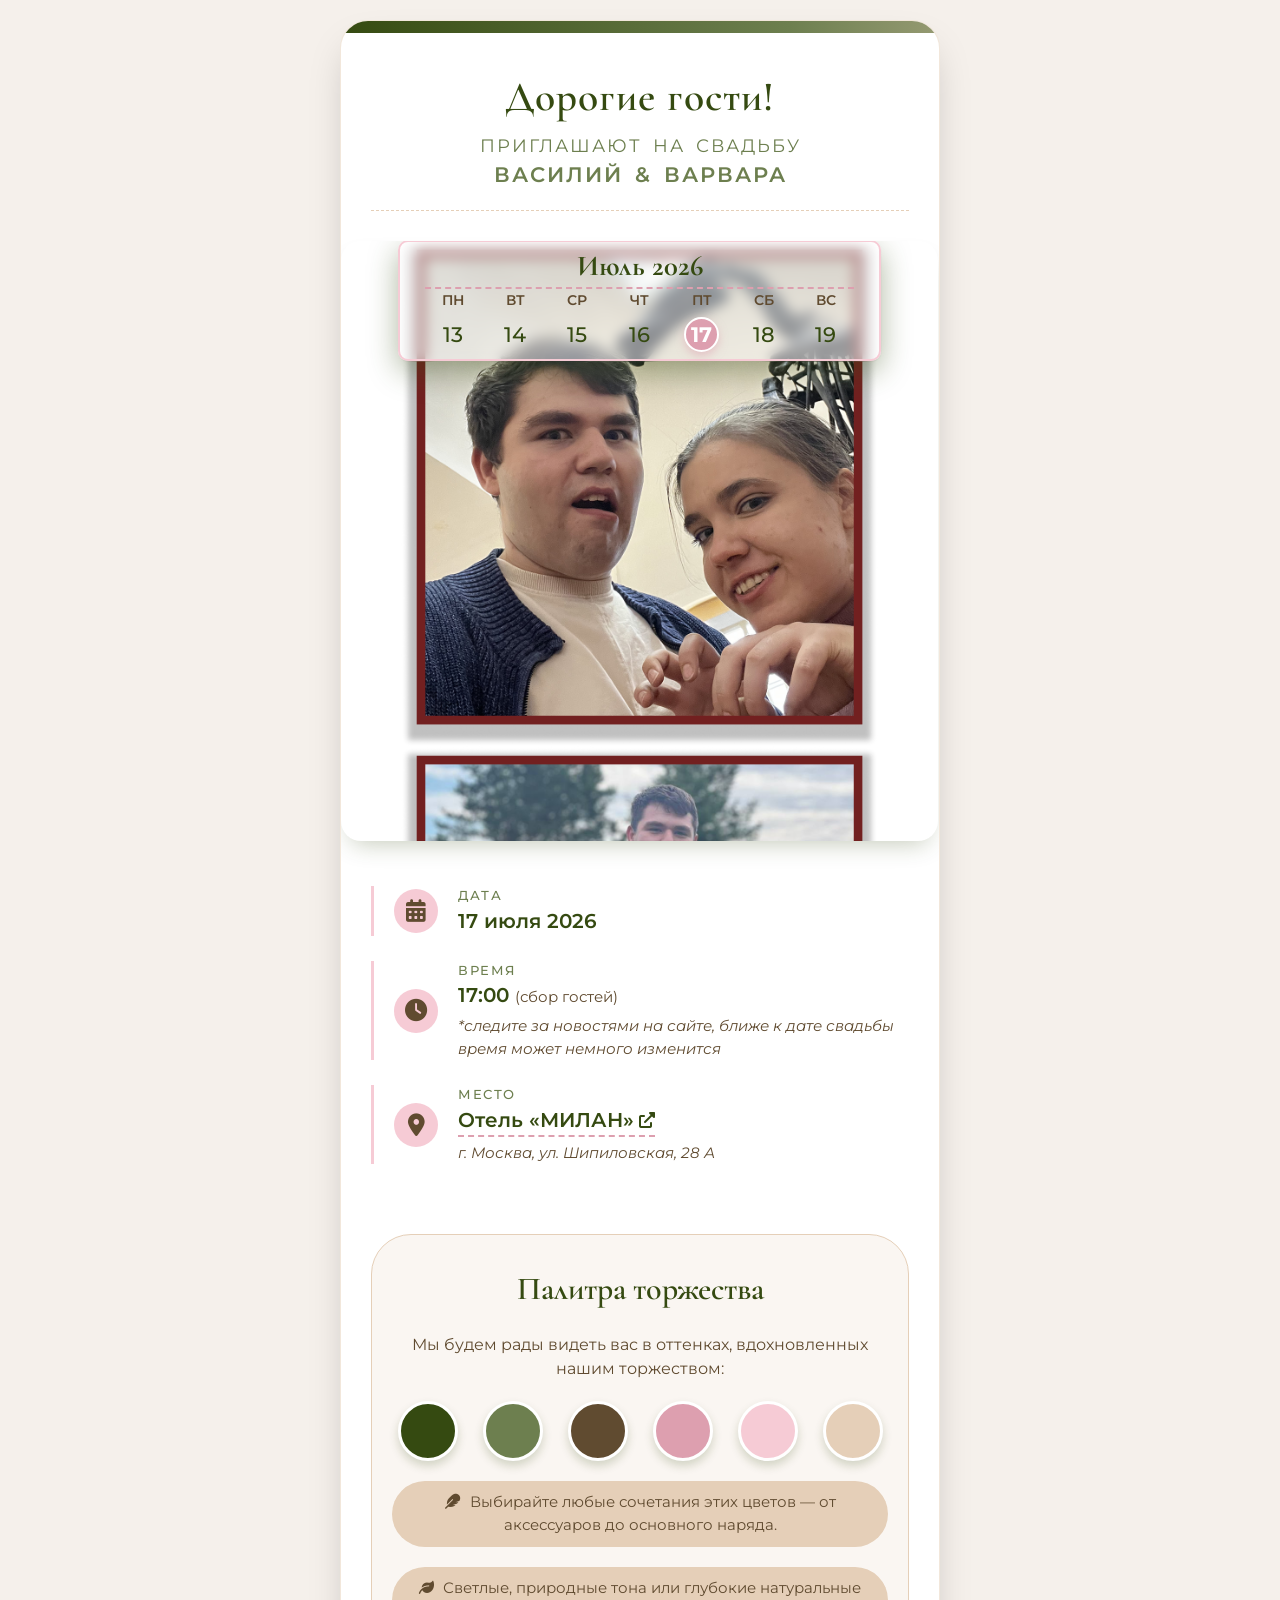
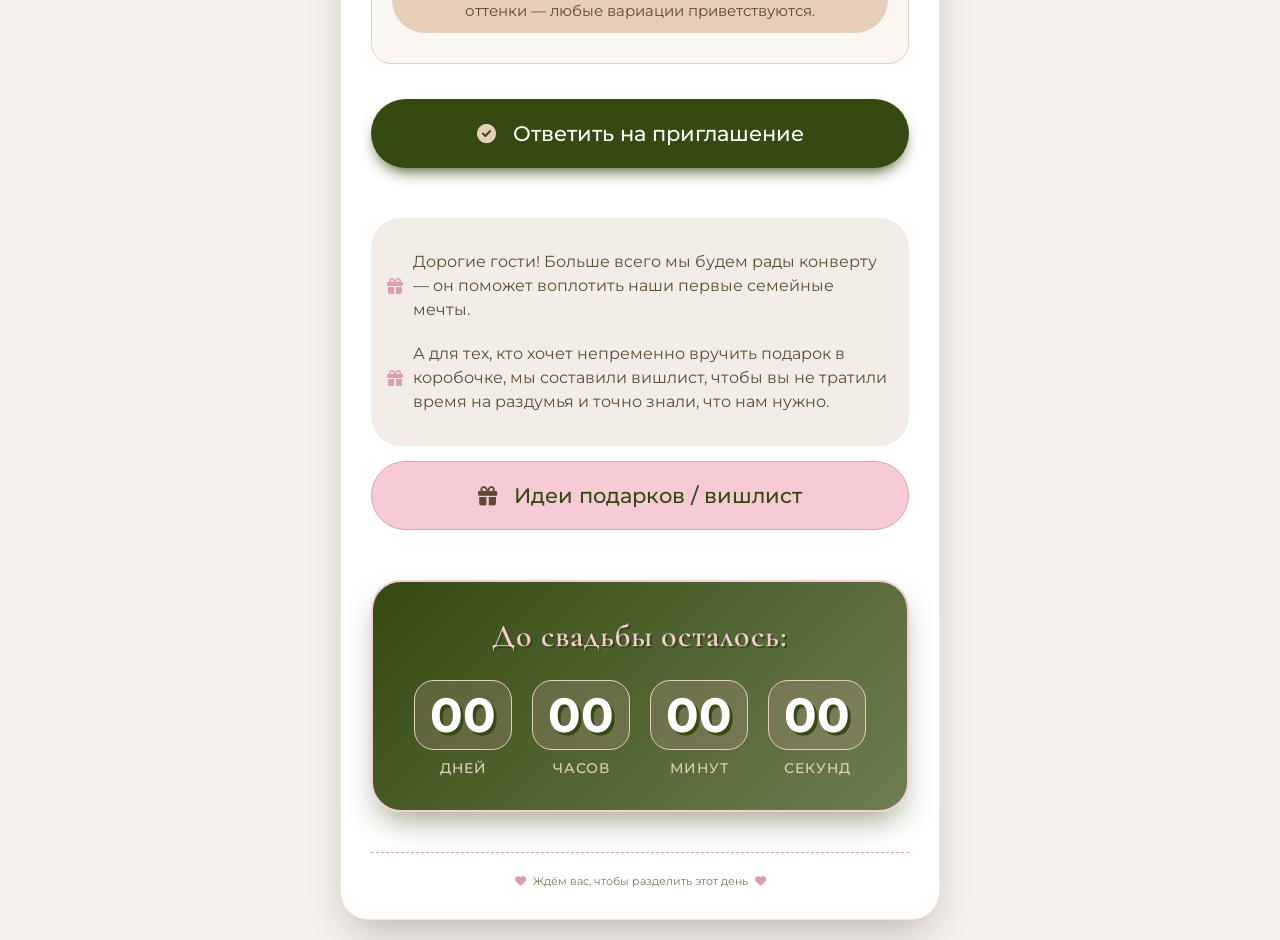
<file: index.html>
<!-- index.html -->
<!DOCTYPE html>
<html lang="ru">
<head>
    <meta charset="UTF-8">
    <meta name="viewport" content="width=device-width, initial-scale=1.0, maximum-scale=1.0, user-scalable=yes">
    <title>Свадьба Василия и Варвары | Отель Милан</title>
    <!-- Подключение шрифтов -->
    <link rel="preconnect" href="https://fonts.googleapis.com">
    <link rel="preconnect" href="https://fonts.gstatic.com" crossorigin>
    <link href="https://fonts.googleapis.com/css2?family=Cormorant+Garamond:wght@400;500;600;700&family=Montserrat:wght@300;400;500;600&display=swap" rel="stylesheet">
    <!-- Font Awesome 6 -->
    <link rel="stylesheet" href="https://cdnjs.cloudflare.com/ajax/libs/font-awesome/6.0.0-beta3/css/all.min.css">
    <!-- Подключение внешнего CSS файла -->
    <link rel="stylesheet" href="style.css">

    <!-- Основной favicon для браузеров -->
    <link rel="icon" type="image/x-icon" href="./images/favicon.ico">

    <!-- PNG favicon для современных браузеров -->
    <link rel="icon" type="image/png" sizes="16x16" href="./images/favicon-16x16.png">
    <link rel="icon" type="image/png" sizes="32x32" href="./images/favicon-32x32.png">
    <link rel="icon" type="image/png" sizes="48x48" href="./images/favicon-48x48.png">

    <!-- Apple Touch Icon для iOS устройств -->
    <link rel="apple-touch-icon" sizes="180x180" href="./images/apple-touch-icon.png">

    <!-- Android/Chrome иконки -->
    <link rel="icon" type="image/png" sizes="192x192" href="./images/android-chrome-192x192.png">
    <link rel="icon" type="image/png" sizes="512x512" href="./images/android-chrome-512x512.png">

    <!-- Web App Manifest (опционально, для PWA) -->
    <link rel="manifest" href="./images/site.webmanifest">
</head>
<body>
    <div class="invitation-card">
        <div class="card-header"></div>
        <div class="card-content">
            <h1>Дорогие гости!</h1>
            <div class="inviters">
                <i class="fas fa-rings"></i> ПРИГЛАШАЮТ НА СВАДЬБУ <i class="fas fa-rings"></i><br>
                <span class="couple-names">Василий & Варвара</span>
            </div>

            <!-- КОНТЕЙНЕР С ПАРАЛЛАКСОМ -->
            <div class="parallax-container" id="parallaxContainer">

                <div class="infinite-carousel">
                    <div class="infinite-track" id="infiniteTrack">
                        <!-- Слайды будут добавлены через JavaScript -->
                    </div>

                </div>


                <!-- Календарь на фото -->
                <div class="calendar-overlay" id="calendarOverlay">
                    <div class="calendar-week">
                        <div class="calendar-header">Июль 2026</div>
                        <div class="week-days">
                            <div class="week-day">ПН</div>
                            <div class="week-day">ВТ</div>
                            <div class="week-day">СР</div>
                            <div class="week-day">ЧТ</div>
                            <div class="week-day">ПТ</div>
                            <div class="week-day">СБ</div>
                            <div class="week-day">ВС</div>
                        </div>
                        <div class="week-dates">
                            <div class="date-cell">13</div>
                            <div class="date-cell">14</div>
                            <div class="date-cell">15</div>
                            <div class="date-cell">16</div>
                            <div class="date-cell wedding-date"><span>17</span></div>
                            <div class="date-cell">18</div>
                            <div class="date-cell">19</div>
                        </div>
                    </div>
                </div>
            </div>

            <!-- Детали события -->
            <div class="detail-block">
                <div class="detail-item">
                    <div class="detail-icon"><i class="fas fa-calendar-alt"></i></div>
                    <div class="detail-text">
                        <div class="label">дата</div>
                        <div class="value">17 июля 2026</div>
                    </div>
                </div>
                <div class="detail-item">
                    <div class="detail-icon"><i class="fas fa-clock"></i></div>
                    <div class="detail-text">
                        <div class="label">время</div>
                        <div class="value">17:00 <small>(сбор гостей)</small></div>
                        <div class="hotel-address">*следите за новостями на сайте, ближе к дате свадьбы время может немного изменится</div>
                    </div>
                </div>
                <div class="detail-item">
                    <div class="detail-icon"><i class="fas fa-map-marker-alt"></i></div>
                    <div class="detail-text">
                        <div class="label">место</div>
                        <div class="value">
                            <a href="https://yandex.ru/maps/org/milan/1088776161/" target="_blank" rel="noopener noreferrer" class="hotel-link">
                                Отель «МИЛАН» <i class="fas fa-external-link-alt" style="font-size: 0.8em; margin-left: 5px;"></i>
                            </a>
                        </div>
                        <div class="hotel-address">г. Москва, ул. Шипиловская, 28 А</div>
                    </div>
                </div>
            </div>

            <!-- Цветовая палитра -->
            <div class="colors-section">
                <div class="section-title">Палитра торжества</div>
                <p class="palette-intro">Мы будем рады видеть вас в оттенках, вдохновленных нашим торжеством:</p>
                <div class="color-palette">
                    <div class="color-chip">
                        <div class="color-circle" style="background-color: #354A11;"></div>
                    </div>
                    <div class="color-chip">
                        <div class="color-circle" style="background-color: #6D7F4F;"></div>
                    </div>
                    <div class="color-chip">
                        <div class="color-circle" style="background-color: #604B30;"></div>
                    </div>
                    <div class="color-chip">
                        <div class="color-circle" style="background-color: #DD9FAF;"></div>
                    </div>
                    <div class="color-chip">
                        <div class="color-circle" style="background-color: #F6CBD5;"></div>
                    </div>
                    <div class="color-chip">
                        <div class="color-circle" style="background-color: #E5CFB8;"></div>
                    </div>
                </div>
                <div class="color-description">
                    <i class="fas fa-feather"></i>
                    <span>Выбирайте любые сочетания этих цветов — от аксессуаров до основного наряда.</span>
                </div>
                <div class="color-description">
                    <i class="fas fa-leaf" style="margin-right:5px;"></i>
                    <span>Светлые, природные тона или глубокие натуральные оттенки — любые вариации приветствуются.</span>
                </div>
            </div>

            <!-- Кнопки-ссылки -->
            <div class="links-section">
                <a href="https://forms.gle/PpYH4HGbCEAncvnr5" class="btn btn-primary" target="_blank" rel="noopener noreferrer" id="rsvp-link">
                    <i class="fas fa-check-circle"></i> Ответить на приглашение
                </a>
            </div>

            <!-- Подсказки по подаркам -->
            <div class="hint-box">
                <div class="hint-item">
                    <i class="fas fa-gift"></i>
                    <span>Дорогие гости! Больше всего мы будем рады конверту — он поможет воплотить наши первые семейные мечты.</span>
                </div>
                <div class="hint-item">
                    <i class="fas fa-gift"></i>
                    <span>А для тех, кто хочет непременно вручить подарок в коробочке, мы составили вишлист, чтобы вы не тратили время на раздумья и точно знали, что нам нужно.</span>
                </div>
            </div>

            <div class="links-section">
                <a href="https://followish.io/mywishlist/xkxvt9ymukagtm" class="btn btn-secondary" target="_blank" rel="noopener noreferrer" id="wishlist-link">
                    <i class="fas fa-gift"></i> Идеи подарков / вишлист
                </a>
            </div>

            <!-- Блок с обратным отсчетом (с всплывающим фоном) -->
            <div class="countdown-section" id="countdownSection">
                <!-- Всплывающее фоновое изображение (внутри блока countdown) -->
                <div class="countdown-popup-bg" id="countdownPopupBg">
                    <img src="./images/1000012000.png" alt="Свадебное фото">
                </div>

                <div class="countdown-content">
                    <div class="countdown-title">До свадьбы осталось:</div>
                    <div class="countdown-timer" id="countdownTimer">
                        <div class="countdown-item">
                            <span class="countdown-value" id="days">00</span>
                            <span class="countdown-label">дней</span>
                        </div>
                        <div class="countdown-item">
                            <span class="countdown-value" id="hours">00</span>
                            <span class="countdown-label">часов</span>
                        </div>
                        <div class="countdown-item">
                            <span class="countdown-value" id="minutes">00</span>
                            <span class="countdown-label">минут</span>
                        </div>
                        <div class="countdown-item">
                            <span class="countdown-value" id="seconds">00</span>
                            <span class="countdown-label">секунд</span>
                        </div>
                    </div>
                </div>
            </div>


            <div class="footnote">
                <i class="fas fa-heart heart"></i> Ждём вас, чтобы разделить этот день <i class="fas fa-heart heart"></i>
            </div>
        </div>
    </div>


    <!-- Подключение внешнего JavaScript файла -->
    <script src="script.js"></script>
</body>

</html>
</file>
<file: style.css>
/* style.css */
* {
    margin: 0;
    padding: 0;
    box-sizing: border-box;
}

body {
    background-color: #F5F0EB;
    font-family: 'Montserrat', sans-serif;
    display: flex;
    justify-content: center;
    align-items: center;
    min-height: 100vh;
    padding: 20px;
    line-height: 1.5;
    color: #3a2e28;
}

.invitation-card {
    max-width: 600px;
    width: 100%;
    background-color: #ffffff;
    border-radius: 28px;
    box-shadow: 0 20px 40px -12px rgba(0, 0, 0, 0.25);
    overflow: hidden;
    border: 1px solid rgba(229, 207, 184, 0.5);
}

.card-header {
    height: 12px;
    background: linear-gradient(90deg, #354A11, #6D7F4F, #E5CFB8, #DD9FAF, #F6CBD5);
    background-size: 300% 100%;
    animation: gradientShift 8s ease infinite;
}

@keyframes gradientShift {
    0% {
        background-position: 0% 50%;
    }

    50% {
        background-position: 100% 50%;
    }

    100% {
        background-position: 0% 50%;
    }
}

.card-content {
    padding: 40px 30px 30px;
}

h1 {
    font-family: 'Cormorant Garamond', serif;
    font-weight: 600;
    font-size: 2.6rem;
    letter-spacing: 1px;
    color: #354A11;
    margin-bottom: 10px;
    line-height: 1.2;
    text-align: center;
}

.inviters {
    text-align: center;
    font-weight: 400;
    font-size: 1.1rem;
    text-transform: uppercase;
    letter-spacing: 2px;
    color: #6D7F4F;
    margin-bottom: 30px;
    border-bottom: 1px dashed #E5CFB8;
    padding-bottom: 20px;
    word-spacing: 4px;
}

    .inviters i {
        color: #DD9FAF;
        margin: 0 6px;
        font-size: 1rem;
    }

.couple-names {
    font-weight: 600;
    font-size: 1.3rem;
}

/* Main photo */
.parallax-container {
    position: relative;
    width: 111%;
    margin: 20px -30px 30px;
    border-radius: 20px;
    overflow: hidden;
    box-shadow: 0 12px 24px -10px rgba(53, 74, 17, 0.3);
    border: px solid #F6CBD5;
    height: 600px;
}

.parallax-image {
    position: absolute;
    top: -80px;
    left: 0;
    width: 100%;
    height: 130%;
    background-size: cover;
    background-position: center 100%;
    background-repeat: no-repeat;
    will-change: transform;
    transition: transform 0.1s ease-out;
}

.parallax-overlay {
    position: absolute;
    top: 0;
    left: 0;
    width: 100%;
    height: 100%;
    background: linear-gradient(0deg, rgba(53, 74, 17, 0.4) 0%, rgba(109, 127, 79, 0.2) 100%);
    z-index: 2;
    pointer-events: none;
}

.parallax-text {
    position: absolute;
    bottom: 30px;
    left: 0;
    width: 100%;
    padding: 25px 30px;
    z-index: 3;
    color: white;
    text-shadow: 0 4px 12px rgba(0, 0, 0, 0.5);
    pointer-events: none;
    transform: translateY(0);
    transition: transform 0.2s ease-out;
}

    .parallax-text .big-date {
        font-family: 'Cormorant Garamond', serif;
        font-size: 3.2rem;
        font-weight: 700;
        line-height: 1;
        margin-bottom: 5px;
        color: #F6CBD5;
        text-shadow: 2px 2px 0 #354A11;
    }

    .parallax-text .venue {
        font-size: 1.2rem;
        font-weight: 500;
        letter-spacing: 1px;
    }

        .parallax-text .venue i {
            margin-right: 6px;
            color: #E5CFB8;
        }

    .parallax-text .time-info {
        font-size: 1.2rem;
        margin-top: 6px;
    }

        .parallax-text .time-info i {
            margin-right: 4px;
            color: #E5CFB8;
        }

/* Main info */
.detail-block {
    margin: 35px 0 20px;
    padding: 10px 0;
}

.detail-item {
    display: flex;
    align-items: center;
    gap: 20px;
    margin-bottom: 25px;
    border-left: 3px solid #F6CBD5;
    padding-left: 20px;
}

.detail-icon {
    width: 44px;
    height: 44px;
    background-color: #F6CBD5;
    border-radius: 50%;
    display: flex;
    align-items: center;
    justify-content: center;
    color: #604B30;
    font-size: 1.4rem;
}

.detail-text {
    flex: 1;
}

    .detail-text .label {
        font-size: 0.8rem;
        font-weight: 500;
        text-transform: uppercase;
        letter-spacing: 1.5px;
        color: #6D7F4F;
    }

    .detail-text .value {
        font-weight: 600;
        font-size: 1.25rem;
        color: #354A11;
    }

/* Ссылка на отель */
.hotel-link {
    color: #354A11;
    text-decoration: none;
    border-bottom: 2px dashed #DD9FAF;
    transition: all 0.3s ease;
    display: inline-flex;
    align-items: center;
}

    .hotel-link:hover {
        color: #6D7F4F;
        border-bottom-color: #354A11;
    }

.value small {
    font-size: 0.95rem;
    font-weight: 400;
    color: #604B30;
}

.hotel-address {
    font-size: 0.95rem;
    color: #604B30;
    margin-top: 5px;
    font-style: italic;
}

/* Colors info */
.colors-section {
    background-color: #FAF6F2;
    border-radius: 40px 40px 20px 20px;
    padding: 30px 20px;
    margin: 35px 0;
    text-align: center;
    border: 1px solid #E5CFB8;
}

.section-title {
    font-family: 'Cormorant Garamond', serif;
    font-size: 2rem;
    font-weight: 600;
    color: #354A11;
    margin-bottom: 20px;
}

.palette-intro {
    margin-bottom: 5px;
    color: #604B30;
}

.color-palette {
    display: flex;
    flex-wrap: wrap;
    justify-content: center;
    gap: 20px 25px;
    margin-top: 20px;
}

.color-chip {
    display: flex;
    flex-direction: column;
    align-items: center;
    gap: 8px;
}

.color-circle {
    width: 60px;
    height: 60px;
    border-radius: 50%;
    box-shadow: 0 5px 10px rgba(53, 74, 17, 0.2);
    border: 3px solid white;
}

.color-name {
    font-size: 0.85rem;
    font-weight: 600;
    color: #354A11;
    letter-spacing: 0.5px;
    background: rgba(255, 255, 240, 0.7);
    padding: 4px 10px;
    border-radius: 40px;
}

.color-description {
    margin-top: 20px;
    font-size: 0.95rem;
    color: #604B30;
    background: #E5CFB8;
    padding: 10px 18px;
    border-radius: 40px;
    display: inline-block;
}

    .color-description i {
        margin-right: 6px;
    }

/* Links button */
.links-section {
    display: flex;
    flex-direction: column;
    gap: 16px;
    margin: 4px 0 50px;
}

.btn {
    display: flex;
    align-items: center;
    justify-content: center;
    gap: 12px;
    padding: 18px 20px;
    border-radius: 50px;
    text-decoration: none;
    font-weight: 500;
    font-size: 1.3rem;
    transition: all 0.2s ease;
    border: 1px solid transparent;
}

.btn-primary {
    background-color: #354A11;
    color: white;
    box-shadow: 0 8px 16px -6px #354A11;
}

    .btn-primary:hover {
        background-color: #1F2E0A;
        transform: scale(1.02);
    }

.btn-secondary {
    background-color: #F6CBD5;
    color: #354A11;
    border: 1px solid #DD9FAF;
}

    .btn-secondary:hover {
        background-color: #f5b8c7;
        border-color: #604B30;
        color: #1F2E0A;
    }

.btn i {
    font-size: 1.2rem;
    width: 24px;
    color: #604B30;
}

.btn-primary i {
    color: #E5CFB8;
}

/* Options info */
.hint-box {
    background: #f3ede7;
    border-radius: 30px;
    padding: 12px 16px;
    margin: 15px 0;
    font-size: 1rem;
    color: #604B30;
}

.hint-item {
    display: flex;
    align-items: center;
    gap: 10px;
    margin: 20px 0;
}

    .hint-item i {
        color: #DD9FAF;
        width: 20px;
    }

    .hint-item code {
        background: #fff0e7;
        padding: 2px 6px;
        border-radius: 12px;
        font-family: monospace;
    }

/* End text */
.footnote {
    text-align: center;
    margin-top: 35px;
    font-size: 0.7rem;
    color: #6D7F4F;
    border-top: 1px dashed #DD9FAF;
    padding-top: 20px;
}

.heart {
    color: #DD9FAF;
    margin: 0 4px;
}

/* Phone fix */
@media (max-width: 480px) {
    .card-content {
        padding: 30px 20px;
    }

    h1 {
        font-size: 2.2rem;
    }

    .inviters {
        font-size: 0.7rem;
    }

    .btn {
        font-size: 0.8rem;
    }

    .couple-names {
        font-size: 1.2rem;
    }

    .parallax-container {
        height: 400px;
        margin: 20px -18px 30px;
    }

    .parallax-text {
        padding: 170px 20px;
    }

        .parallax-text .big-date {
            font-size: 2.5rem;
        }
}

/* Time info - Блок с обратным отсчетом */
.countdown-section {
    position: relative;
    background: linear-gradient(135deg, #354A11 0%, #6D7F4F 100%);
    border-radius: 30px;
    padding: 30px 20px;
    margin: 30px 0 40px;
    text-align: center;
    box-shadow: 0 15px 30px -8px rgba(53, 74, 17, 0.5);
    border: 2px solid #F6CBD5;
    overflow: hidden;
}

/* Всплывающий фон внутри блока countdown */
.countdown-popup-bg {
    position: absolute;
    top: 0;
    left: 0;
    width: 100%;
    height: 100%;
    z-index: 1;
    opacity: 0;
    visibility: hidden;
    transition: opacity 0.5s ease, visibility 0.5s ease;
}

    .countdown-popup-bg.active {
        opacity: 1;
        visibility: visible;
    }

    .countdown-popup-bg img {
        width: 100%;
        height: 100%;
        object-fit: cover;
        display: block;
    }

    /* Затемнение для читаемости текста поверх фона */
    .countdown-popup-bg::after {
        content: '';
        position: absolute;
        top: 0;
        left: 0;
        width: 100%;
        height: 100%;
        background: rgba(53, 74, 17, 0.6);
    }

/* Контент повез фона */
.countdown-content {
    position: relative;
    z-index: 2;
}

.countdown-title {
    font-family: 'Cormorant Garamond', serif;
    font-size: 2rem;
    font-weight: 600;
    color: #F6CBD5;
    margin-bottom: 20px;
    text-shadow: 2px 2px 0 #354A11;
    letter-spacing: 1px;
}

.countdown-timer {
    display: flex;
    justify-content: center;
    gap: 20px;
    flex-wrap: wrap;
}

.countdown-item {
    display: flex;
    flex-direction: column;
    align-items: center;
    min-width: 70px;
}

.countdown-value {
    font-family: 'Montserrat', serif;
    font-size: 3rem;
    font-weight: 700;
    color: white;
    text-shadow: 3px 3px 0 #354A11;
    line-height: 1;
    background: rgba(221, 159, 175, 0.2);
    padding: 10px 15px;
    border-radius: 20px;
    border: 1px solid #E5CFB8;
    width: 100%;
    display: block;
}

.countdown-label {
    font-size: 0.9rem;
    font-weight: 500;
    color: #E5CFB8;
    margin-top: 8px;
    text-transform: uppercase;
    letter-spacing: 1px;
}

/* Phone fix */
@media (max-width: 480px) {
    .countdown-section {
        padding: 20px 15px;
    }

    .countdown-title {
        font-size: 1.5rem;
    }

    .countdown-timer {
        gap: 5px;
    }

    .countdown-item {
        min-width: 55px;
    }

    .countdown-value {
        font-size: 1.4rem;
        padding: 8px 10px;
    }

    .countdown-label {
        font-size: 0.7rem;
    }
}

/* Calendar on photo */
.calendar-overlay {
    position: absolute;
    bottom: 480px;
    left: 5%;
    width: 90%;
    z-index: 5;
    display: flex;
    justify-content: center;
    pointer-events: none;
    transform: translateY(0);
    transition: transform 0.2s ease-out;
}

.calendar-week {
    background: rgba(255, 255, 255, 0.5);
    backdrop-filter: blur(6.5px);
    border-radius: 10px;
    padding: 2px 25px;
    box-shadow: 0 10px 30px rgba(53, 74, 17, 0.4);
    border: 2px solid #F6CBD5;
    max-width: 700px;
    width: 90%;
}

.calendar-header {
    font-family: 'Cormorant Garamond', serif;
    font-size: 1.8rem;
    font-weight: 700;
    color: #354A11;
    text-align: center;
    border-bottom: 2px dashed #DD9FAF;
}

.week-days, .week-dates {
    display: grid;
    grid-template-columns: repeat(7, 1fr);
    gap: 5px;
    text-align: center;
    margin-bottom: 5px;
}

.week-day {
    font-weight: 600;
    font-size: 0.9rem;
    color: #604B30;
    padding: 1px 0;
}

.date-cell {
    font-size: 1.3rem;
    font-weight: 500;
    color: #354A11;
    padding: 8px 0;
    border-radius: 50%;
    width: 35px;
    height: 35px;
    display: flex;
    align-items: center;
    justify-content: center;
    margin: 0 auto;
}

.wedding-date {
    background-color: #DD9FAF;
    color: white;
    font-weight: 700;
    box-shadow: 0 4px 8px rgba(221, 159, 175, 0.5);
    border: 2px solid white;
}

.calendar-footer {
    text-align: center;
    font-size: 1.1rem;
    font-weight: 500;
    color: #6D7F4F;
    margin-top: 10px;
    padding-top: 8px;
    border-top: 2px dashed #E5CFB8;
}

.infinite-carousel {
    position: relative;
    width: 100%;
    overflow: hidden;
    border-radius: 15px;
    box-shadow: 0 10px 30px rgba(0, 0, 0, 0.3);
}

.infinite-track {
    display: flex;
    flex-direction: column;
    gap: 20 px;
    animation: scrollVertical 40s linear infinite;
}

.infinite-slide {
    flex: 0 0 100%;
    position: relative;
    left: 10%
}

    .infinite-slide img {
        width: 80%;
        height: 80%;
        object-fit: cover;
        display: block;
    }


@keyframes scrollVertical {
    0% {
        transform: translateY(0);
    }

    100% {
        transform: translateY(-50%);
    }
}

@keyframes fadeIn {
    from {
        opacity: 0;
        transform: translateY(20px);
    }

    to {
        opacity: 1;
        transform: translateY(0);
    }
}

/* Phone fix */
@media (max-width: 480px) {
    .calendar-overlay {
        bottom: 304px;
        width: 100%;
        left: 0%;
    }

    .calendar-week {
        padding: 1px 20px;
        max-width: 320px;
    }

    .calendar-header {
        font-size: 1.5rem;
    }

    .date-cell {
        font-size: 0.85rem;
        width: 25px;
        height: 25px;
    }

    .week-day {
        font-size: 0.7rem;
    }

    .wedding-date::after {
        font-size: 3.5rem;
    }

    .infinite-slide {
        flex: 0 0 100%;
    }

        .infinite-slide img {
            width: 80%;
            height: 80%;
        }

    @keyframes scroll {
        0% {
            transform: translateX(0);
        }

        100% {
            transform: translateX(-800%);
        }
    }
}
</file>
